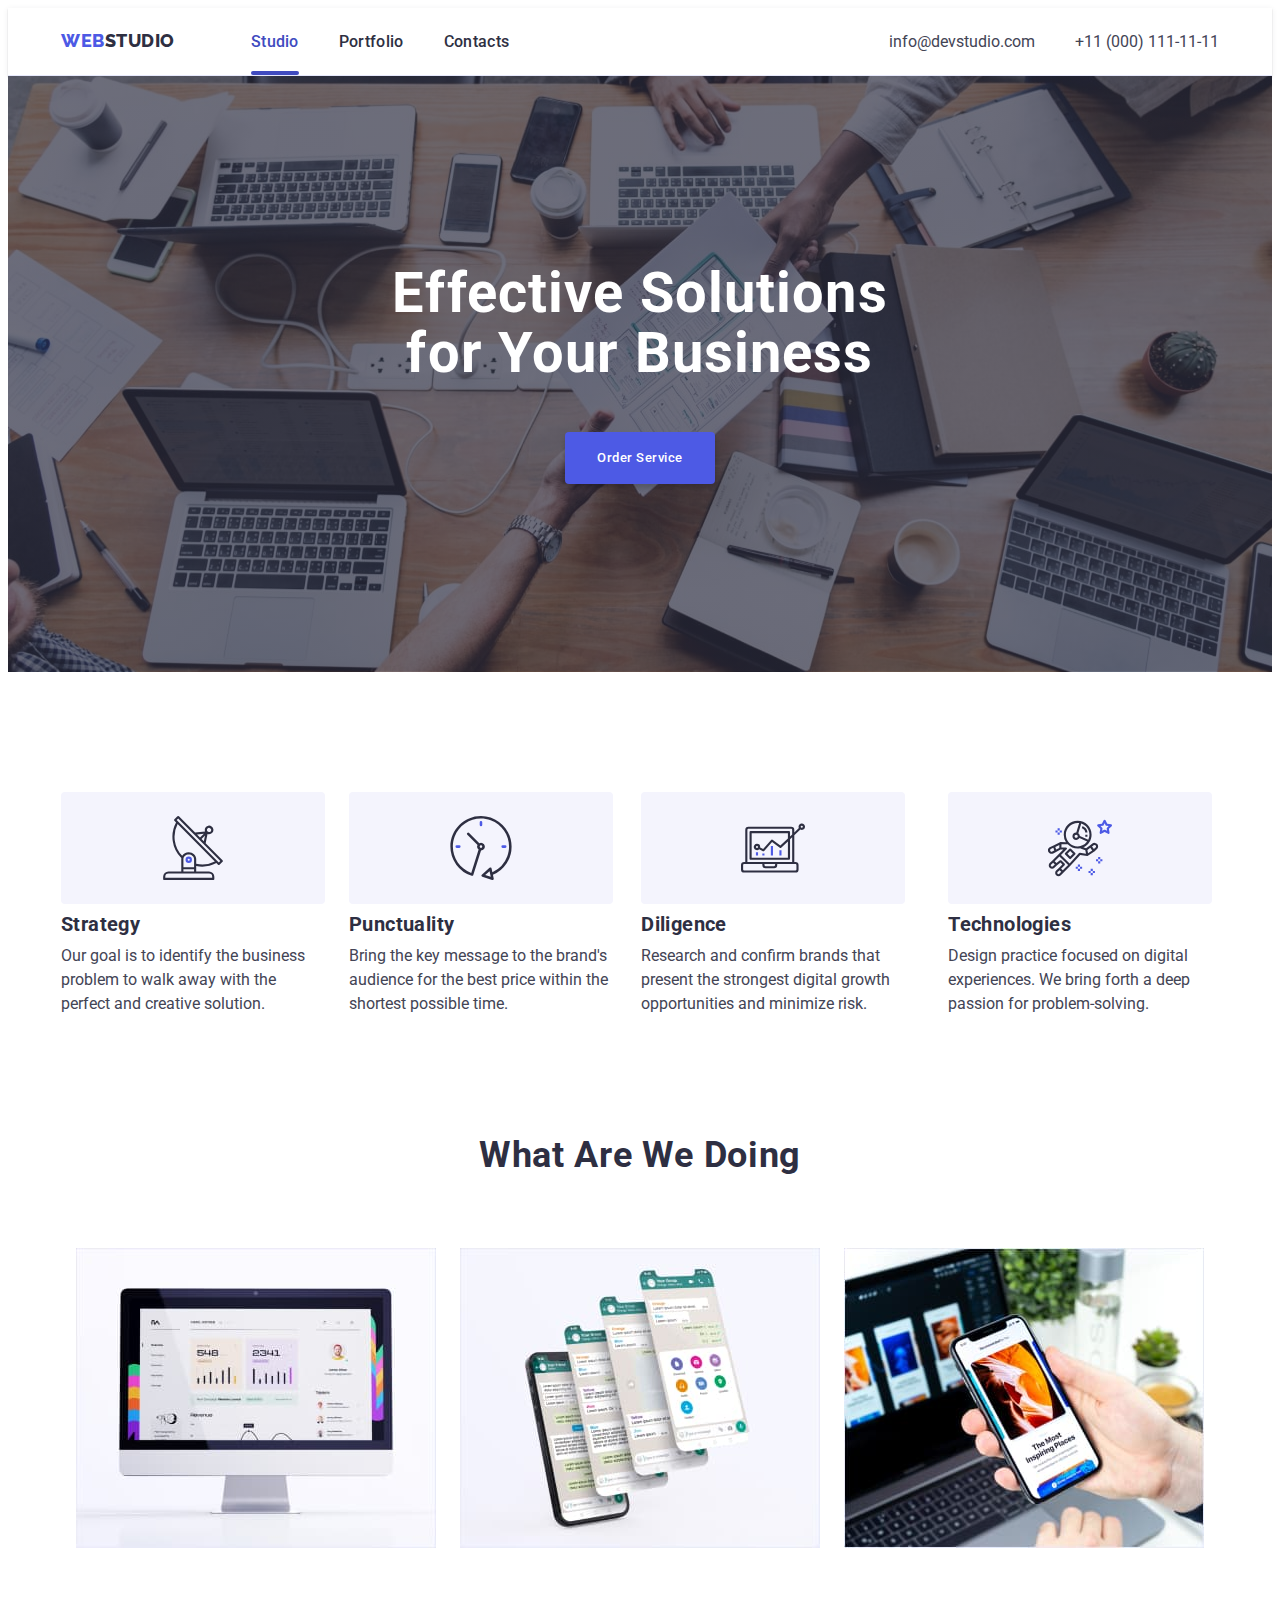
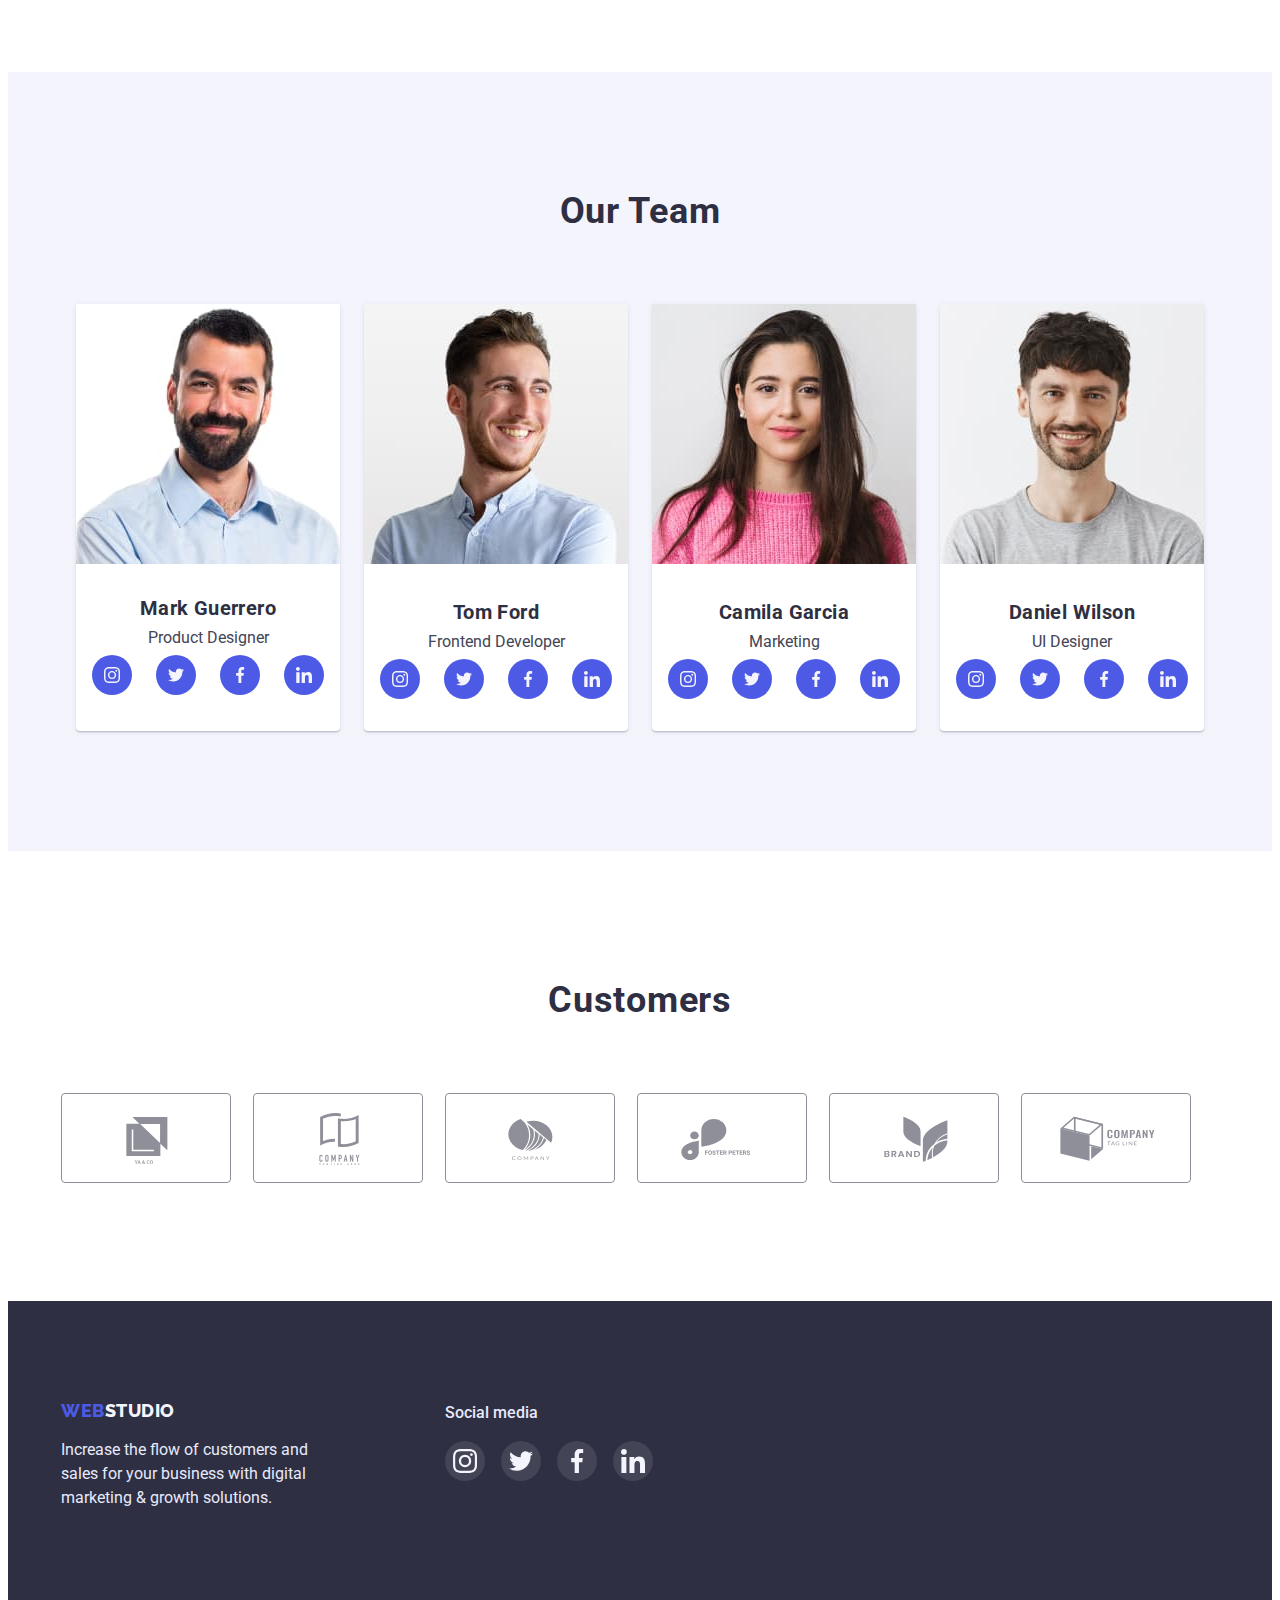
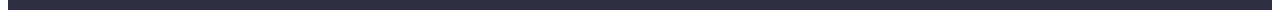
<file: index.html>
<!DOCTYPE html>
<html lang="en">

<head>
    <meta charset="UTF-8">
    <meta http-equiv="X-UA-Compatible" content="IE=edge">
    <meta name="viewport" content="width=device-width, initial-scale=1.0">
    <title class="title">Document</title>
    <link rel="stylesheet" href="https://cdnjs.cloudflare.com/ajax/libs/modern-normalize/1.1.0/modern-normalize.min.css"
        integrity="sha512-wpPYUAdjBVSE4KJnH1VR1HeZfpl1ub8YT/NKx4PuQ5NmX2tKuGu6U/JRp5y+Y8XG2tV+wKQpNHVUX03MfMFn9Q=="
        crossorigin="anonymous" referrerpolicy="no-referrer">
    <link rel="stylesheet" href="./css/style.css">
    <link rel="preconnect" href="https://fonts.googleapis.com">
    <link rel="preconnect" href="https://fonts.gstatic.com" crossorigin>
    <link
        href="https://fonts.googleapis.com/css2?family=Raleway:wght@800&family=Roboto:wght@400;500;700;900&display=swap"
        rel="stylesheet">
</head>

<body>
    <header class="header">
        <div class="container">
            <nav class="nav">
                <a class="nav-logo" href="./index.html"><span class="nav-logo-span">Web</span>Studio</a>
                <ul class="nav-list link">
                    <li><a class="nav-item nav-after" href="./index.html">Studio</a></li>
                    <li><a class="nav-item" href="./portfolio.html">Portfolio</a></li>
                    <li><a class="nav-item" href="">Contacts</a></li>
                </ul>
            </nav>
            <address class="address">
                <ul class="address-list link">
                    <li>
                        <a class="address-mail" href="mailto:info@devstudio.com">info@devstudio.com</a>
                    </li>
                    <li>
                        <a class="address-phone" href="tel:+110001111111">+11 (000) 111-11-11</a>
                    </li>
                </ul>
            </address>
        </div>
    </header>
    <main>
        <section class="hero-section">
            <div class="container">
                <h1 class="header-one hero-text">Effective Solutions for Your Business</h1>
                <button class="hero-button" type="button" data-modal-open>Order Service</button>
            </div>
        </section>
        <section class="strategy">
            <div class="container">
                <h2 class="header-two" hidden>Strategy, Punctuality, Diligence, Technologies</h2>
                <ul class="strategy-list link">
                    <li class="strategy-item">
                        <div class="icon-container">
                            <svg class="strategy-icon" width="64" height="64">
                                <use href="./images/icons.svg#antenna"></use>
                            </svg>
                        </div>
                        <h3 class="header-three">Strategy</h3>
                        <p class="text">Our goal is to identify the business
                            problem to walk away with the perfect and creative solution.</p>
                    </li>
                    <li class="strategy-item">
                        <div class="icon-container">
                            <svg class="strategy-icon" width="64" height="64">
                                <use href="./images/icons.svg#clock"></use>
                            </svg>
                        </div>
                        <h3 class="header-three">Punctuality</h3>
                        <p class="text">Bring the key message to the brand's audience for the best price within the
                            shortest possible time.</p>
                    </li>
                    <li class="strategy-item">
                        <div class="icon-container">
                            <svg class="strategy-icon" width="64" height="64">
                                <use href="./images/icons.svg#diagram"></use>
                            </svg>
                        </div>
                        <h3 class="header-three">Diligence</h3>
                        <p class="text">Research and confirm brands that present the strongest digital growth
                            opportunities and minimize risk.</p>
                    </li>
                    <li class="strategy-item">
                        <div class="icon-container">
                            <svg class="strategy-icon" width="64" height="64">
                                <use href="./images/icons.svg#astronaut"></use>
                            </svg>
                        </div>
                        <h3 class="header-three">Technologies</h3>
                        <p class="text">Design practice focused on digital experiences. We bring forth a deep passion
                            for problem-solving.</p>
                    </li>
                </ul>
            </div>
        </section>
        <section class="doing">
            <div class="container">
                <h2 class="header-two">What are we doing</h2>
                <ul class="doing-list link">
                    <li class="doing-items">
                        <img src="./images/comp.jpg" alt="IMac" width="360" height="300">
                    </li>
                    <li class="doing-items">
                        <img src="./images/messenger.jpg" alt="phone messenger" width="360" height="300">
                    </li>
                    <li class="doing-items">
                        <img src="./images/phone.jpg" alt="phone in hand" width="360" height="300">
                    </li>
                </ul>
            </div>
        </section>
        <section class="section-team">
            <div class="container">
                <h2 class="header-two">Our Team</h2>
                <ul class="team-list link">
                    <li class="cards-team">
                        <img class="img" src="./images/mark-guerrero.jpg" alt="Mark Guerrero" width="264" height="260">
                        <div class="card-content">
                            <h3 class="header-three">Mark Guerrero</h3>
                            <p class="text">Product Designer</p>
                            <ul class="social-list link">
                                <li class="social-list-item">
                                    <a class="social-list-link">
                                        <svg class="social-list-icon" width="16" height="16">
                                            <use href="./images/icons.svg#instagram"></use>
                                        </svg>
                                    </a>
                                </li>
                                <li class="social-list-item">
                                    <a class="social-list-link">
                                        <svg class="social-list-icon" width="16" height="16">
                                            <use href="./images/icons.svg#twitter"></use>
                                        </svg>
                                    </a>
                                </li>
                                <li class="social-list-item">
                                    <a class="social-list-link">
                                        <svg class="social-list-icon" width="16" height="16">
                                            <use href="./images/icons.svg#facebook"></use>
                                        </svg>
                                    </a>
                                </li>
                                <li class="social-list-item">
                                    <a class="social-list-link">
                                        <svg class="social-list-icon" width="16" height="16">
                                            <use href="./images/icons.svg#linkedin"></use>
                                        </svg>
                                    </a>
                                </li>
                            </ul>
                        </div>
                    </li>
                    <li class="cards-team">
                        <img src="./images/tom-ford.jpg" alt="Tom Ford" width="264" height="260">
                        <div class="card-content">
                            <h3 class="header-three">Tom Ford</h3>
                            <p class="text">Frontend Developer</p>
                            <ul class="social-list link">
                                <li class="social-list-item">
                                    <a class="social-list-link">
                                        <svg class="social-list-icon" width="16" height="16">
                                            <use href="./images/icons.svg#instagram"></use>
                                        </svg>
                                    </a>
                                </li>
                                <li class="social-list-item">
                                    <a class="social-list-link">
                                        <svg class="social-list-icon" width="16" height="16">
                                            <use href="./images/icons.svg#twitter"></use>
                                        </svg>
                                    </a>
                                </li>
                                <li class="social-list-item">
                                    <a class="social-list-link">
                                        <svg class="social-list-icon" width="16" height="16">
                                            <use href="./images/icons.svg#facebook"></use>
                                        </svg>
                                    </a>
                                </li>
                                <li class="social-list-item">
                                    <a class="social-list-link">
                                        <svg class="social-list-icon" width="16" height="16">
                                            <use href="./images/icons.svg#linkedin"></use>
                                        </svg>
                                    </a>
                                </li>
                            </ul>
                        </div>
                    </li>
                    <li class="cards-team">
                        <img src="./images/camila-garcia.jpg" alt="Camila Garcia" width="264" height="260">
                        <div class="card-content">
                            <h3 class="header-three">Camila Garcia</h3>
                            <p class="text">Marketing</p>
                            <ul class="social-list link">
                                <li class="social-list-item">
                                    <a class="social-list-link">
                                        <svg class="social-list-icon" width="16" height="16">
                                            <use href="./images/icons.svg#instagram"></use>
                                        </svg>
                                    </a>
                                </li>
                                <li class="social-list-item">
                                    <a class="social-list-link">
                                        <svg class="social-list-icon" width="16" height="16">
                                            <use href="./images/icons.svg#twitter"></use>
                                        </svg>
                                    </a>
                                </li>
                                <li class="social-list-item">
                                    <a class="social-list-link">
                                        <svg class="social-list-icon" width="16" height="16">
                                            <use href="./images/icons.svg#facebook"></use>
                                        </svg>
                                    </a>
                                </li>
                                <li class="social-list-item">
                                    <a class="social-list-link">
                                        <svg class="social-list-icon" width="16" height="16">
                                            <use href="./images/icons.svg#linkedin"></use>
                                        </svg>
                                    </a>
                                </li>
                            </ul>
                        </div>
                    </li>
                    <li class="cards-team">
                        <img src="./images/daniel-wilson.jpg" alt="Daniel Wilson" width="264" height="260">
                        <div class="card-content">
                            <h3 class="header-three">Daniel Wilson</h3>
                            <p class="text">UI Designer</p>
                            <ul class="social-list link">
                                <li class="social-list-item">
                                    <a class="social-list-link">
                                        <svg class="social-list-icon" width="16" height="16">
                                            <use href="./images/icons.svg#instagram"></use>
                                        </svg>
                                    </a>
                                </li>
                                <li class="social-list-item">
                                    <a class="social-list-link">
                                        <svg class="social-list-icon" width="16" height="16">
                                            <use href="./images/icons.svg#twitter"></use>
                                        </svg>
                                    </a>
                                </li>
                                <li class="social-list-item">
                                    <a class="social-list-link">
                                        <svg class="social-list-icon" width="16" height="16">
                                            <use href="./images/icons.svg#facebook"></use>
                                        </svg>
                                    </a>
                                </li>
                                <li class="social-list-item">
                                    <a class="social-list-link">
                                        <svg class="social-list-icon" width="16" height="16">
                                            <use href="./images/icons.svg#linkedin"></use>
                                        </svg>
                                    </a>
                                </li>
                            </ul>
                        </div>
                    </li>
                </ul>
            </div>
        </section>
        <section class="customers">
            <div class="container">
                <h2 class="header-two">Customers</h2>
                <ul class="customers-list link">
                    <li class="customers-list-item">
                        <a href=" " class="customers-list-link">
                            <svg class="customers-list-icon" width="104" height="56">
                                <use href="./images/icons.svg#yaco"></use>
                            </svg>
                        </a>
                    </li>
                    <li class="customers-list-item">
                        <a href=" " class="customers-list-link">
                            <svg class="customers-list-icon" width="104" height="56">
                                <use href="./images/icons.svg#tagline"></use>
                            </svg>
                        </a>
                    </li>
                    <li class="customers-list-item">
                        <a href=" " class="customers-list-link">
                            <svg class="customers-list-icon" width="104" height="56">
                                <use href="./images/icons.svg#company"></use>
                            </svg>
                        </a>
                    </li>
                    <li class="customers-list-item">
                        <a href=" " class="customers-list-link">
                            <svg class="customers-list-icon" width="104" height="56">
                                <use href="./images/icons.svg#foster"></use>
                            </svg>
                        </a>
                    </li>
                    <li class="customers-list-item">
                        <a href=" " class="customers-list-link">
                            <svg class="customers-list-icon" width="104" height="56">
                                <use href="./images/icons.svg#brand"></use>
                            </svg>
                        </a>
                    </li>
                    <li class="customers-list-item">
                        <a href=" " class="customers-list-link">
                            <svg class="customers-list-icon" width="104" height="56">
                                <use href="./images/icons.svg#blok"></use>
                            </svg>
                        </a>
                    </li>
                </ul>
            </div>
        </section>
    </main>
    <footer class="footer">
        <div class="container">
            <div class="container-text">
                <a class="footer-logo" href="./index.html"><span class="footer-logo-span">Web</span>Studio</a>
                <p class="text footer-text">Increase the flow of customers and sales for your business with digital
                    marketing &
                    growth solutions.</p>
            </div>
            <div>
                <p class="footer-social-text">Social media</p>
                <ul class="footer-list link">

                    <li class="footer-list-item">
                        <a href="" class="footer-list-link">
                            <svg class="footer-list-icon" width="24" height="24">
                                <use href="./images/icons.svg#instagram"></use>
                            </svg>
                        </a>
                    </li>
                    <li class="footer-list-item">
                        <a href="" class="footer-list-link">
                            <svg class="footer-list-icon" width="24" height="24">
                                <use href="./images/icons.svg#twitter"></use>
                            </svg>
                        </a>
                    </li>
                    <li class="footer-list-item">
                        <a href="" class="footer-list-link">
                            <svg class="footer-list-icon" width="24" height="24">
                                <use href="./images/icons.svg#facebook"></use>
                            </svg>
                        </a>
                    </li>
                    <li class="footer-list-item">
                        <a href="" class="footer-list-link">
                            <svg class="footer-list-icon" width="24" height="24">
                                <use href="./images/icons.svg#linkedin"></use>
                            </svg>
                        </a>
                    </li>
                </ul>
            </div>
        </div>
    </footer>
    <div class="backdrop is-hidden" data-modal>
        <div class="modal">
            <button class="modal-close-btn" type="button" data-modal-close>
                <svg class="modal-close-btn-icon" width="8" height="8">
                    <use href="./images/icons.svg#icon-close"></use>
                </svg>
            </button>
        </div>
    </div>
    <script src="./js/modal.js"></script>
</body>

</html>
</file>
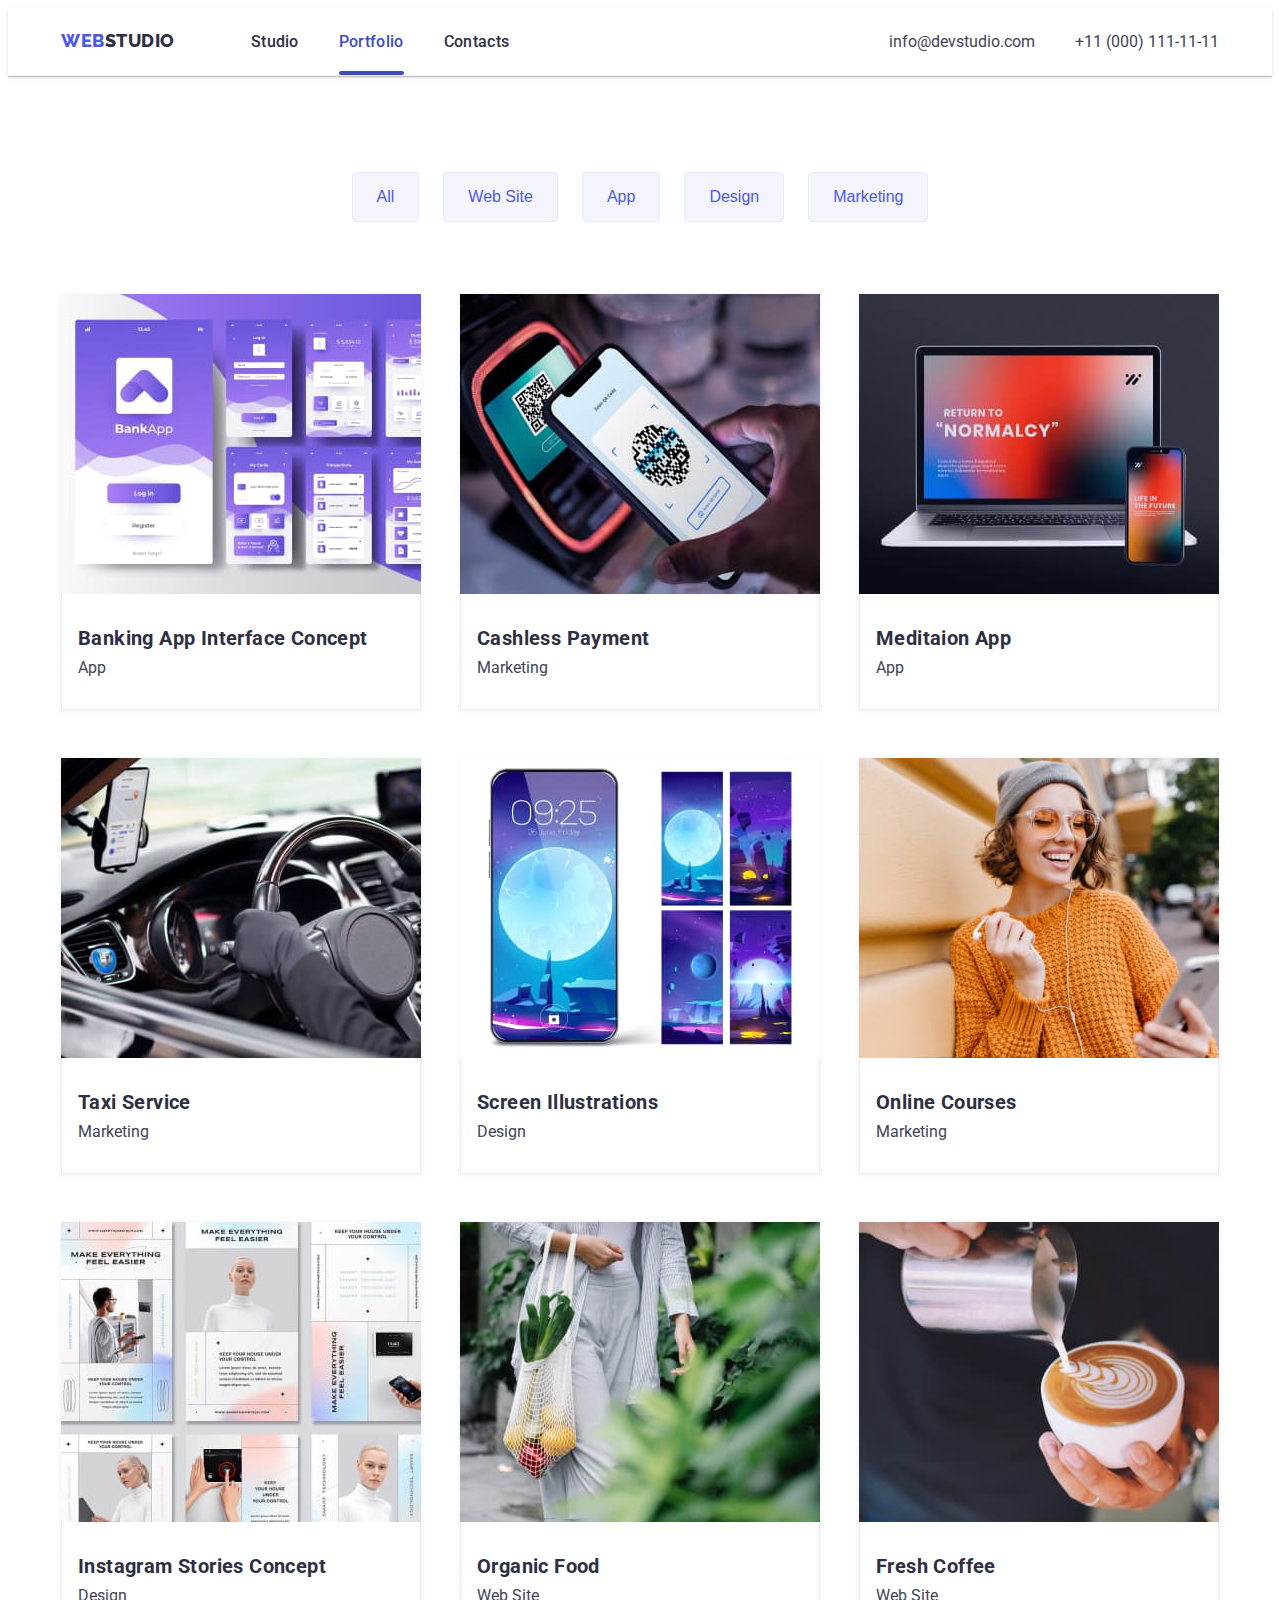
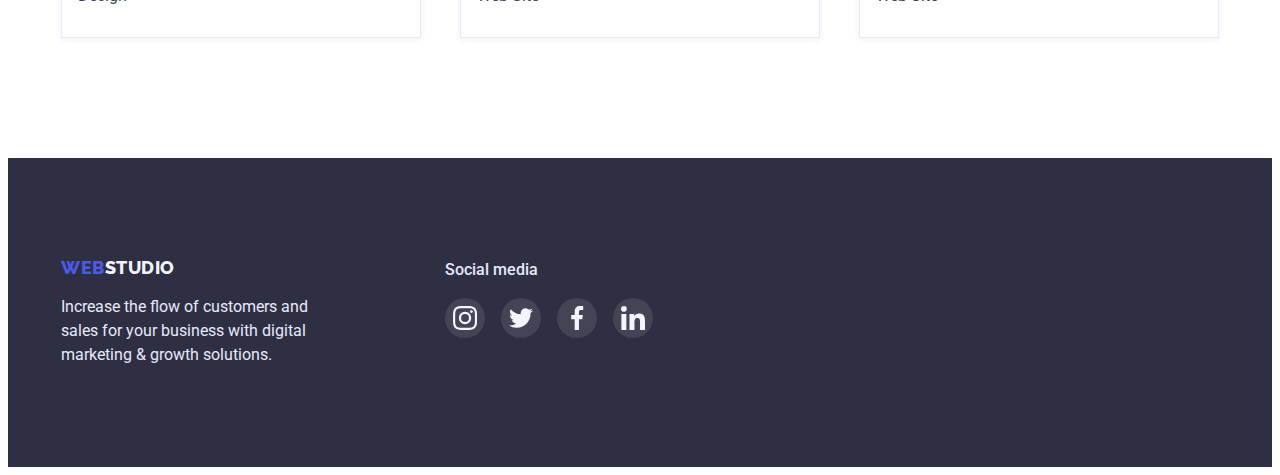
<file: portfolio.html>
<!DOCTYPE html>
<html lang="en">
<head>
    <meta charset="UTF-8">
    <meta http-equiv="X-UA-Compatible" content="IE=edge">
    <meta name="viewport" content="width=device-width, initial-scale=1.0">
    <title class="title">Document</title>
    <link rel="stylesheet" href="https://cdnjs.cloudflare.com/ajax/libs/modern-normalize/1.1.0/modern-normalize.min.css"
        integrity="sha512-wpPYUAdjBVSE4KJnH1VR1HeZfpl1ub8YT/NKx4PuQ5NmX2tKuGu6U/JRp5y+Y8XG2tV+wKQpNHVUX03MfMFn9Q=="
        crossorigin="anonymous" referrerpolicy="no-referrer">
    <link rel="stylesheet" href="./css/style.css">
    <link rel="preconnect" href="https://fonts.googleapis.com">
    <link rel="preconnect" href="https://fonts.gstatic.com" crossorigin>
    <link href="https://fonts.googleapis.com/css2?family=Raleway:wght@800&family=Roboto:wght@400;500;700;900&display=swap"
        rel="stylesheet">
</head>
<body>
    <header class="header">
        <div class="container">
            <nav class="nav">
                <a class="nav-logo" href="./index.html"><span class="nav-logo-span">Web</span>Studio</a>
                <ul class="nav-list link">
                    <li><a class="nav-item" href="./index.html">Studio</a></li>
                    <li><a class="nav-item nav-after" href="./portfolio.html">Portfolio</a></li>
                    <li><a class="nav-item" href="">Contacts</a></li>
                </ul>
            </nav>
            <address class="address">
                <ul class="address-list link">
                    <li>
                        <a class="address-mail" href="mailto:info@devstudio.com">info@devstudio.com</a>
                    </li>
                    <li>
                        <a class="address-phone" href="tel:+110001111111">+11 (000) 111-11-11</a>
                    </li>
                </ul>
            </address>
        </div>
    </header>
    <main>
        <section class="portfolio">
            <div class="container">
                <h1 class="header-one" hidden>Portfolio</h1>
                <ul class="port-btn link">
                    <li><button class="buttons" type="button">All</button></li>
                    <li><button class="buttons" type="button">Web Site</button></li>
                    <li><button class="buttons" type="button">App</button></li>
                    <li><button class="buttons" type="button">Design</button></li>
                    <li><button class="buttons" type="button">Marketing</button></li>
                </ul>
                <ul class="prt-cards link">
                    <li class="card-items">
                        <a href="" class="card-link link">
                            <div class="prt-cards-img-wrapper">
                                <img class="img" src="./images/project-card1.jpg" alt="app interface" width="360" height="300">
                                <p class="overlay">14 Stylish and User-Friendly App Design Concepts · Task Manager App · Calorie Tracker App · Exotic Fruit Ecommerce App ·
                                Cloud Storage App</p>
                            </div>
                            <div class="portcards-text">
                                <h3 class="header-three">Banking App Interface Concept</h3>
                                <p class="text">App</p>
                            </div>
                            
                        </a>
                    </li>
                    <li class="card-items">
                        <a href="" class="card-link link">
                            <div class="prt-cards-img-wrapper">
                                <img class="img" src="./images/project-card2.jpg" alt="phone payment" width="360" height="300">
                                <p class="overlay">14 Stylish and User-Friendly App Design Concepts · Task Manager App · Calorie Tracker App · Exotic
                                    Fruit Ecommerce App · Cloud Storage App</p>
                            </div>
                            <div class="portcards-text">
                                <h3 class="header-three">Cashless Payment</h3>
                                <p class="text">Marketing</p>
                            </div>
                        </a>
                    </li>
                    <li class="card-items">
                        <a href="" class="card-link link">
                            <div class="prt-cards-img-wrapper">
                                <img class="img" src="./images/project-card3.jpg" alt="meditaion app" width="360" height="300">
                                <p class="overlay">14 Stylish and User-Friendly App Design Concepts · Task Manager App · Calorie Tracker App · Exotic
                                    Fruit Ecommerce App · Cloud Storage App</p>
                            </div>
                            <div class="portcards-text">
                                <h3 class="header-three">Meditaion App</h3>
                                <p class="text">App</p> 
                            </div>
                        </a>
                    </li>
                    <li class="card-items">
                        <a href="" class="card-link link">
                            <div class="prt-cards-img-wrapper">
                                <img class="img" src="./images/project-card4.jpg" alt="app interface" width="360" height="300">
                                <p class="overlay">14 Stylish and User-Friendly App Design Concepts · Task Manager App · Calorie Tracker App · Exotic
                                    Fruit Ecommerce App · Cloud Storage App</p>
                            </div>
                            <div class="portcards-text">
                                <h3 class="header-three">Taxi Service</h3>
                                <p class="text">Marketing</p>
                            </div>
                        </a>
                    </li>
                    <li class="card-items">
                        <a href="" class="card-link link">
                            <div class="prt-cards-img-wrapper">
                                <img class="img" src="./images/project-card5.jpg" alt="phone payment" width="360" height="300">
                                <p class="overlay">14 Stylish and User-Friendly App Design Concepts · Task Manager App · Calorie Tracker App · Exotic
                                    Fruit Ecommerce App · Cloud Storage App</p>
                            </div>
                            <div class="portcards-text">
                                <h3 class="header-three">Screen Illustrations</h3>
                                <p class="text">Design</p>
                            </div>
                        </a>
                    </li>
                    <li class="card-items">
                        <a href="" class="card-link link">
                            <div class="prt-cards-img-wrapper">
                                <img class="img" src="./images/project-card6.jpg" alt="meditaion app" width="360" height="300">
                                <p class="overlay">14 Stylish and User-Friendly App Design Concepts · Task Manager App · Calorie Tracker App · Exotic
                                    Fruit Ecommerce App · Cloud Storage App</p>
                            </div>
                            <div class="portcards-text">
                                <h3 class="header-three">Online Courses</h3>
                                <p class="text">Marketing</p>
                            </div>
                        </a>
                    </li>
                
                    <li class="card-items">
                        <a href="" class="card-link link">
                            <div class="prt-cards-img-wrapper">
                                <img class="img" src="./images/project-card7.jpg" alt="app interface" width="360" height="300">
                                <p class="overlay">14 Stylish and User-Friendly App Design Concepts · Task Manager App · Calorie Tracker App · Exotic
                                    Fruit Ecommerce App · Cloud Storage App</p>
                            </div>
                            <div class="portcards-text">
                                <h3 class="header-three">Instagram Stories Concept</h3>
                                <p class="text">Design</p>
                            </div>
                        </a>
                    </li>
                    <li class="card-items">
                        <a href="" class="card-link link">
                            <div class="prt-cards-img-wrapper">
                                <img class="img" src="./images/project-card8.jpg" alt="phone payment" width="360" height="300">
                                <p class="overlay">14 Stylish and User-Friendly App Design Concepts · Task Manager App · Calorie Tracker App · Exotic
                                    Fruit Ecommerce App · Cloud Storage App</p>
                            </div>
                            <div class="portcards-text">
                                <h3 class="header-three">Organic Food</h3>
                                <p class="text">Web Site</p>
                            </div>
                        </a>
                    </li>
                    <li class="card-items">
                        <a href="" class="card-link link">
                            <div class="prt-cards-img-wrapper">
                                <img class="img" src="./images/project-card9.jpg" alt="meditaion app" width="360" height="300">
                                <p class="overlay">14 Stylish and User-Friendly App Design Concepts · Task Manager App · Calorie Tracker App · Exotic
                                    Fruit Ecommerce App · Cloud Storage App</p>
                            </div>
                            <div class="portcards-text">
                                <h3 class="header-three">Fresh Coffee</h3>
                                <p class="text">Web Site</p>
                            </div>
                        </a>
                    </li>
                </ul>
            </div>
        </section>
    </main>
    <footer class="footer">
        <div class="container">
            <div class="container-text">
                <a class="footer-logo" href="./index.html"><span class="footer-logo-span">Web</span>Studio</a>
                <p class="text footer-text">Increase the flow of customers and sales for your business with digital
                    marketing &
                    growth solutions.</p>
            </div>
            <div>
                <p class="footer-social-text">Social media</p>
                <ul class="footer-list link">
    
                    <li class="footer-list-item">
                        <a class="footer-list-link">
                            <svg class="footer-list-icon" width="24" height="24">
                                <use href="./images/icons.svg#instagram"></use>
                            </svg>
                        </a>
                    </li>
                    <li class="footer-list-item">
                        <a class="footer-list-link">
                            <svg class="footer-list-icon" width="24" height="24">
                                <use href="./images/icons.svg#twitter"></use>
                            </svg>
                        </a>
                    </li>
                    <li class="footer-list-item">
                        <a class="footer-list-link">
                            <svg class="footer-list-icon" width="24" height="24">
                                <use href="./images/icons.svg#facebook"></use>
                            </svg>
                        </a>
                    </li>
                    <li class="footer-list-item">
                        <a class="footer-list-link">
                            <svg class="footer-list-icon" width="24" height="24">
                                <use href="./images/icons.svg#linkedin"></use>
                            </svg>
                        </a>
                    </li>
                </ul>
            </div>
        </div>
    </footer>
</body>
</html>
</file>
<file: css/style.css>
:root {
    --primary-brand: #4D5AE5;
    --pressed-state: #404BBF;
    --dark: #2E2F42;
    --success: #31D0AA;
    --text: #434455;
    --subtle-text: #8E8F99;
    --accent: #E7E9FC;
    --light: #F4F4FD;
    --modal-overlay: #2E2F4266;
    --hero-background: #2E2F42B2;
}

body {
    font-family: 'Roboto', sans-serif;
    color: var(--dark);
    background-color: #FFF;
}

.title,
.header-one {
    font-weight: 700;
    font-size: 56px;
    line-height: 1.07;
    letter-spacing: 0.02em;
    text-align: center;
    margin: 0;
}

.header-two {
    font-size: 36px;
    line-height: 1.11;
    letter-spacing: 0.02em;
    text-transform: capitalize;
    text-align: center;
    margin: 0;
}

.header-three {
    font-size: 20px;
    line-height: 1.2;
    letter-spacing: 0.02em;
    margin: 0;
}

.text {
    color: var(--text);
    margin: 0;
}

.link {
    list-style-type: none;
    color: inherit;
    text-decoration: none;
}

.container {
    width: 1158px;
    padding-left: 15px;
    padding-right: 15px;
    margin: 0 auto;
}

.img {
    display: block;
}

/* ---------------------------HEADER----------------------- */
.header {
    border-bottom: 1px solid var(--accent);
    box-shadow: 0px 2px 1px rgba(46, 47, 66, 0.08),
        0px 1px 1px rgba(46, 47, 66, 0.16),
        0px 1px 6px rgba(46, 47, 66, 0.08);

}

.header .container {
    display: flex;
    justify-content: space-between;
}

.nav {
    display: flex;
    align-items: center;
    gap: 76px;

}

.nav-logo {
    display: flex;
    flex-direction: row;
    align-items: flex-start;
    /* position: absolute; */
    font-family: 'Raleway';
    font-weight: 800;
    font-size: 18px;
    line-height: 1.16;
    letter-spacing: 0.03em;
    text-transform: uppercase;
    text-decoration: none;
    color: var(--dark);
}

.nav-logo-span,
.footer-logo-span {
    color: var(--primary-brand);
}

.nav-list {
    display: flex;
    flex-direction: row;
    align-items: flex-start;
    margin: 0;
    padding: 0;
    gap: 40px;
    font-family: 'Roboto', sans-serif;
    font-weight: 500;
    font-size: 16px;
    line-height: 1.5;
    letter-spacing: 0.02em;
}

.nav-item {
    position: relative;
    color: var(--dark);
    text-decoration: none;
    padding-top: 24px;
    padding-bottom: 24px;
    transition: color 250ms cubic-bezier(0.4, 0, 0.2, 1);
}

.nav-item:hover,
.nav-item:focus {
    color: var(--pressed-state);
}

.nav-after {
    color: var(--pressed-state);
}
.nav-after::after {
    content: '';
    position: absolute;
    width: 100%;
    height: 4px;
    display: block;
    bottom: 0;
    border-radius: 2px;
    background-color: var(--pressed-state)
}


.address-list {
    display: flex;
    flex-direction: row;
    margin: 0;
    padding: 0;
    gap: 40px;
}

.address-mail,
.address-phone {
    display: block;
    font-family: 'Roboto', sans-serif;
    color: var(--text);
    text-decoration: none;
    font-style: normal;
    padding-top: 24px;
    padding-bottom: 24px;
    transition: color 250ms cubic-bezier(0.4, 0, 0.2, 1);
}

.address-mail:hover,
.address-mail:focus,
.address-phone:hover,
.address-phone:focus {
    color: var(--pressed-state);
}

/* ----------------HERO SECTION--------------- */
.hero-section {
    color: #FFF;
    /* background-color: var(--dark); */
    padding-top: 188px;
    padding-bottom: 188px;
    background-image: linear-gradient(rgba(46, 47, 66, 0.7), rgba(46, 47, 66, 0.7)), url(../images/office.jpg);
    background-repeat: no-repeat;
    background-position: center;
    max-width: 1440px;
    margin: 0 auto;
}

.hero-section .container {
    display: flex;
    flex-direction: column;
    align-items: center;
}

.hero-textbtn {}

.hero-text {
    font-family: 'Roboto', sans-serif;
    width: 496px;
    margin: 0;
    margin-bottom: 48px;
}

.hero-button {
    padding: 16px 32px;
    font-family: inherit;
    background-color: var(--primary-brand);
    box-shadow: 0px 4px 4px rgba(0, 0, 0, 0.15);
    border-radius: 4px;
    font-weight: 500;
    line-height: 1.5;
    letter-spacing: 0.04em;
    cursor: pointer;
    color: #ffffff;
    border: none;
    transition: background-color 250ms cubic-bezier(0.4, 0, 0.2, 1);
}

.hero-button:hover,
.hero-button:focus {
    background-color: var(--pressed-state);
}

/*--------------------STRATEGY------------------ */
.strategy {
    padding-top: 120px;
    padding-bottom: 120px;
}

.strategy .container {}

.strategy-list {
    display: flex;
    margin: 0;
    padding: 0px;
    gap: 24px;
}

.strategy-item {
    display: flex;
    flex-direction: column;
    padding: 0px;
    gap: 8px;
}

.strategy-item .text {
    line-height: 1.5;
}

.icon-container {
    width: 264px;
    height: 112px;
    display: flex;
    justify-content: center;
    align-items: center;
    background-color: var(--light);
    border-radius: 4px;
}

.strategy-icon {
    /* margin: 24px 100px;  */

}

/*--------------------DOING----------------------- */
.doing {
    padding-bottom: 120px;
}

.doing .container {}

.doing-list {
    display: flex;
    justify-content: center;
    gap: 24px;
    padding: 0;
    margin: 0;
    margin-top: 72px;
}

.doing-items {
    display: block;
}

/* -------------------TEAM----------------------- */

.section-team {
    background-color: var(--light);
    padding-top: 120px;
    padding-bottom: 120px;
}

.section-team .container {}

.team-list {
    display: flex;
    justify-content: center;
    gap: 24px;
    padding: 0;
    margin: 0;


}

.section-team .header-two {
    margin-bottom: 72px;
}

.cards-team {
    background: #FFFFFF;
    box-shadow: 0px 1px 6px rgba(46, 47, 66, 0.08),
        0px 1px 1px rgba(46, 47, 66, 0.16),
        0px 2px 1px rgba(46, 47, 66, 0.08);
    border-radius: 0px 0px 4px 4px;
}

.card-content {
    display: flex;
    flex-direction: column;
    justify-content: center;
    align-items: center;
    padding: 32px 0px;
    gap: 8px;
}

.social-list {
    display: flex;
    justify-content: center;
    padding: 0;
    gap: 24px;
}

.social-list-item {
    width: 40px;
    height: 40px;
}

.social-list-link {
    display: flex;
    justify-content: center;
    align-items: center;

    width: 100%;
    height: 100%;
    border-radius: 50%;

    background-color: var(--primary-brand);
    transition: background-color 250ms cubic-bezier(0.4, 0, 0.2, 1);

}

.social-list-link:focus,
.social-list-link:hover {
    background-color: var(--pressed-state);
}

/* ---------------------Customers--------------------- */
.customers {
    padding-top: 130px;
    padding-bottom: 120px;
}

.container .header-two {
    margin-bottom: 72px;
}

.customers-list {
    display: flex;
    padding: 0;
    margin: 0;
    gap: 24px;
}

.customers-list-item {
    width: 168px;
    height: 88px;
}

.customers-list-link {
    display: flex;
    justify-content: center;
    align-items: center;

    width: 100%;
    height: 100%;
    fill: #8e8f99;
    border: 1px solid var(--subtle-text);
    border-radius: 4px;
    transition: fill 250ms cubic-bezier(0.4, 0, 0.2, 1), border 250ms cubic-bezier(0.4, 0, 0.2, 1);
}

.customers-list-link:hover,
.customers-list-link:focus {
    fill: var(--pressed-state);
    border: 1px solid var(--pressed-state);
}

/* ----------------------FOOTER----------------------  */
.footer {
    color: var(--accent);
    background-color: var(--dark);
    padding-top: 100px;
    padding-bottom: 100px;
}

.footer .container {
    display: flex;
    gap: 120px;
}

.footer .container-text {
    display: flex;
    flex-direction: column;
    gap: 16px;


}

.footer-logo {
    font-family: 'Raleway';
    font-weight: 800;
    font-size: 18px;
    line-height: 1.16;
    letter-spacing: 0.03em;
    text-transform: uppercase;
    text-decoration: none;
    color: var(--light);
}

.footer-text {
    color: var(--accent);
    width: 264px;
    line-height: 1.5;
}

.footer-list {
    margin: 0;
    padding: 0;
    display: flex;
    gap: 16px;
}

.footer-social-text {
    margin: 0;
    margin-bottom: 16px;
    font-family: 'Roboto';
    font-weight: 500;
    font-size: 16px;
    line-height: 1.5;
}

.footer-list-item {
    display: flex;
    width: 40px;
    height: 40px;
    
}

.footer-list-link {
    width: 100%;
    height: 100%;
    display: flex;
    justify-content: center;
    align-items: center;
    transition: background-color 250ms cubic-bezier(0.4, 0, 0.2, 1);
    background-color: rgba(255, 255, 255, 0.1);
    border-radius: 50%;
}

.footer-list-link:hover,
.footer-list-link:focus {
    background-color: var(--success);
}

/* ----------------PORTFOLIO PAGE------------------ */
.portfolio {
    padding-top: 96px;
    padding-bottom: 120px;
}

.portfolio .container {}

.port-btn {
    margin: 0;
    margin-bottom: 72px;
    display: flex;
    flex-direction: row;
    justify-content: center;
    padding: 0px;
    gap: 24px;
}

.buttons {
    color: var(--primary-brand);
    font-size: 16px;
    font-weight: 500;
    line-height: 1.5;
    text-align: center;
    cursor: pointer;
    display: flex;
    flex-direction: row;
    justify-content: center;
    align-items: center;
    padding: 12px 24px;
    border: 1px solid var(--accent);
    border-radius: 4px;
    background-color: var(--light);
    transition: color 250ms cubic-bezier(0.4, 0, 0.2, 1),
        border 250ms cubic-bezier(0.4, 0, 0.2, 1),
        background-color 250ms cubic-bezier(0.4, 0, 0.2, 1),
        box-shadow 250ms cubic-bezier(0.4, 0, 0.2, 1);

}

.buttons:hover,
.buttons:focus {
    color: #FFF;
    border: 1px solid var(--pressed-state);
    box-shadow: 0px 3px 1px rgba(0, 0, 0, 0.1),
        0px 2px 1px rgba(0, 0, 0, 0.08),
        0px 2px 2px rgba(0, 0, 0, 0.12);
    background-color: var(--pressed-state);
}

.prt-cards {
    display: flex;
    flex-wrap: wrap;
    justify-content: space-between;
    padding: 0;
    margin: 0;
    gap: 48px 0;
}

.card-link {
    display: block;
    box-shadow: 0px 1px 6px rgba(46, 47, 66, 0.08);
    transition: box-shadow 250ms cubic-bezier(0.4, 0, 0.2, 1);
}

.card-link:hover,
.card-link:focus {
    box-shadow: 0px 1px 6px rgba(46, 47, 66, 0.08),
        0px 1px 1px rgba(46, 47, 66, 0.16),
        0px 2px 1px rgba(46, 47, 66, 0.08);

}

.prt-cards-img-wrapper {
    position: relative;
    overflow: hidden;
}

.overlay {
    position: absolute;
    top: 0;
    left: 0;
    width: 100%;
    height: 100%;
    margin: 0;
    transform: translate(0, 100%);
    transition: transform 250ms cubic-bezier(0.4, 0, 0.2, 1);

    line-height: 1.5;
    letter-spacing: 0.02em;
    padding: 40px 32px 0 32px;
    color: var(--light);
    background-color: var(--primary-brand);
}

.card-link:hover .overlay,
.card-link:focus .overlay {
    transform: translate(0, 0);
}

.portcards-text {
    display: flex;
    flex-direction: column;
    padding: 32px 0px 32px 16px;
    gap: 8px;
    border: 1px solid var(--accent);
    border-top: none;
}

/* ========================MODAL=========================== */

.backdrop {
    position: fixed;
    top: 0;
    left: 0;
    z-index: 100;
    width: 100%;
    height: 100%;
    background-color: var(--modal-overlay);
    transform: scale(1);
    transition: opacity 400ms linear ,transform 400ms linear, visibility 400ms linear;
}

.backdrop.is-hidden {
    opacity: 0;
    visibility: hidden;
    pointer-events: none;
    transform: scale(0);
}

.modal {
    position: absolute;
    top: 50%;
    left: 50%;
    width: 408px;
    height: 576px;
    transform: translate(-50%, -50%);
    background-color: #FCFCFC;
    box-shadow: 0px 1px 1px rgba(0, 0, 0, 0.14),
        0px 1px 3px rgba(0, 0, 0, 0.12),
        0px 2px 1px rgba(0, 0, 0, 0.2);
    border-radius: 4px;
}

.modal-close-btn {
    position: absolute;
    top: 24px;
    right: 24px;
    width: 24px;
    height: 24px;
    display: flex;
    justify-content: center;
    align-items: center;
    border-radius: 50%;
    background-color: var(--accent);
    border: 1px solid rgba(0, 0, 0, 0.1);
    padding: 0;
    cursor: pointer;
    transition: background-color 250ms cubic-bezier(0.4, 0, 0.2, 1);
}

.modal-close-btn-icon {
    transition: fill 250ms cubic-bezier(0.4, 0, 0.2, 1);
}

.modal-close-btn:hover,
.modal-close-btn:focus {
    background-color: var(--pressed-state);
}

.modal-close-btn:hover .modal-close-btn-icon,
.modal-close-btn:focus .modal-close-btn-icon {
    fill: #FFF;
}
</file>
